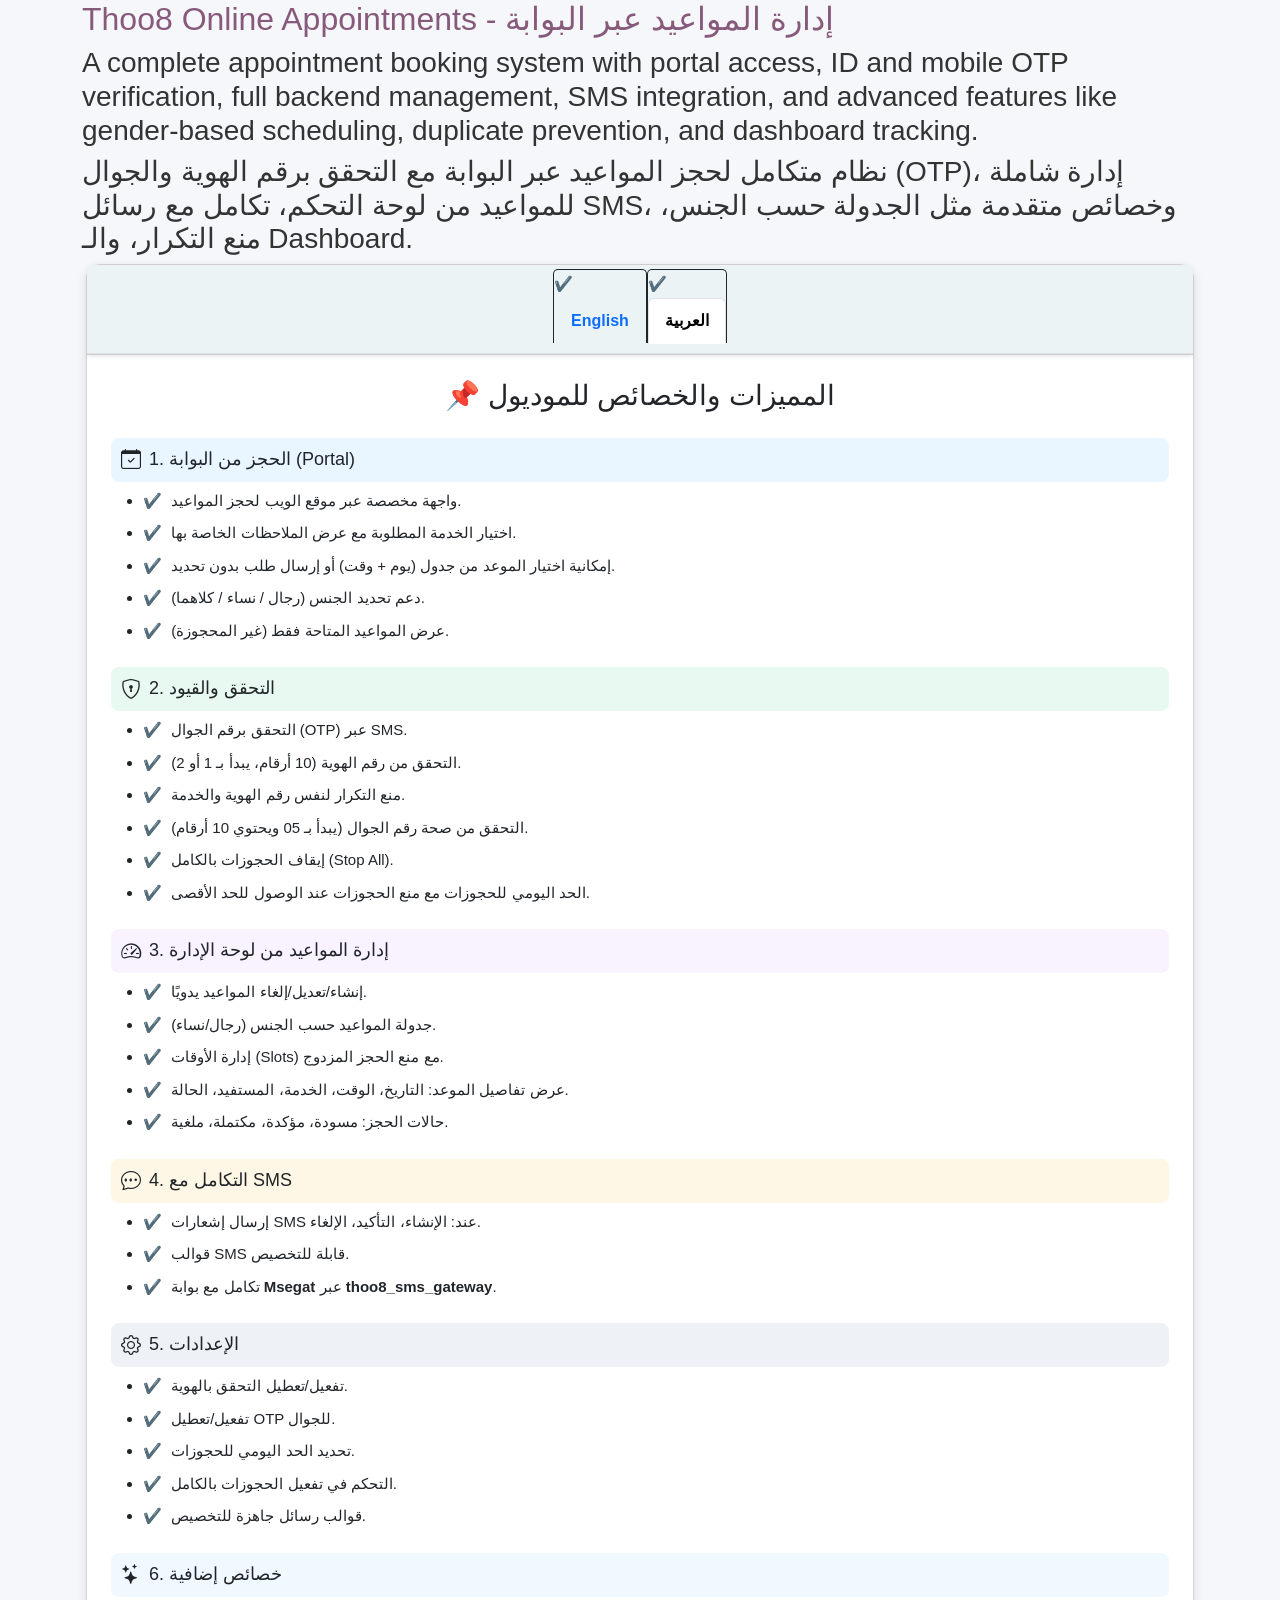
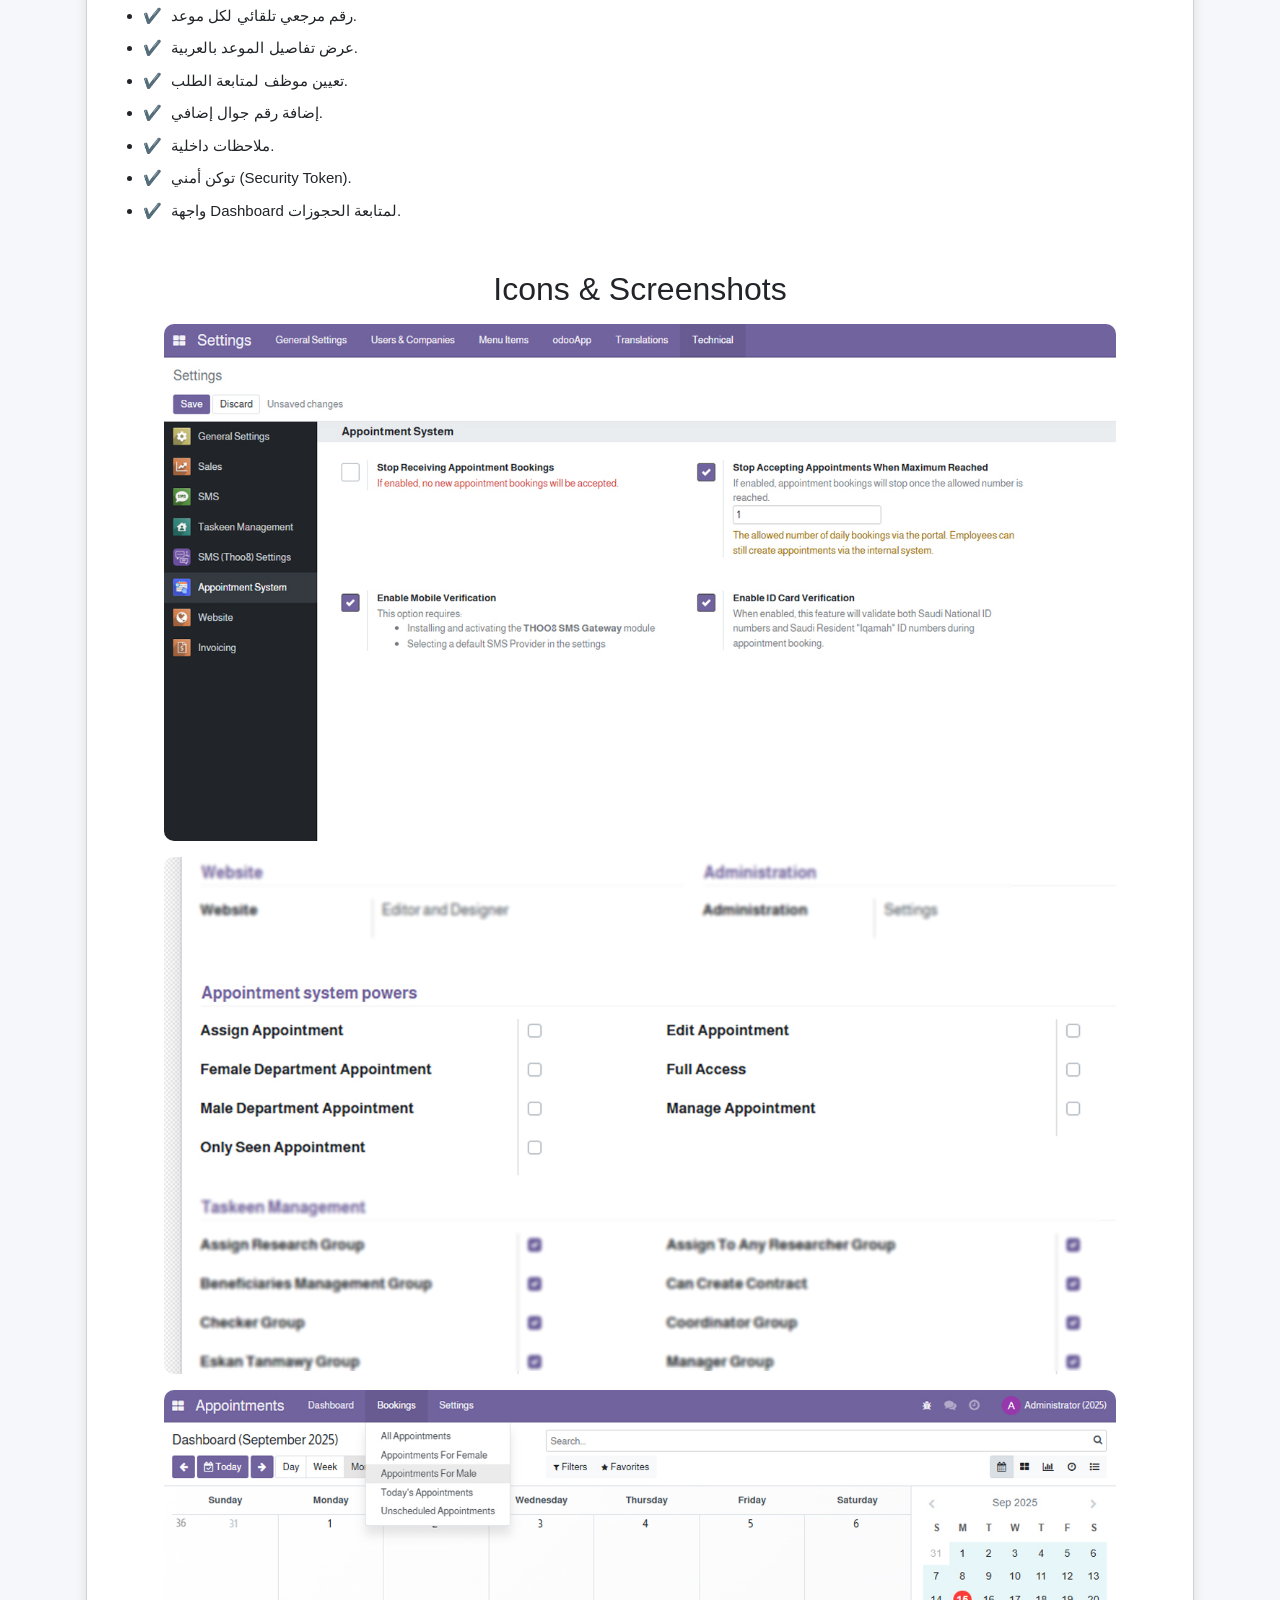
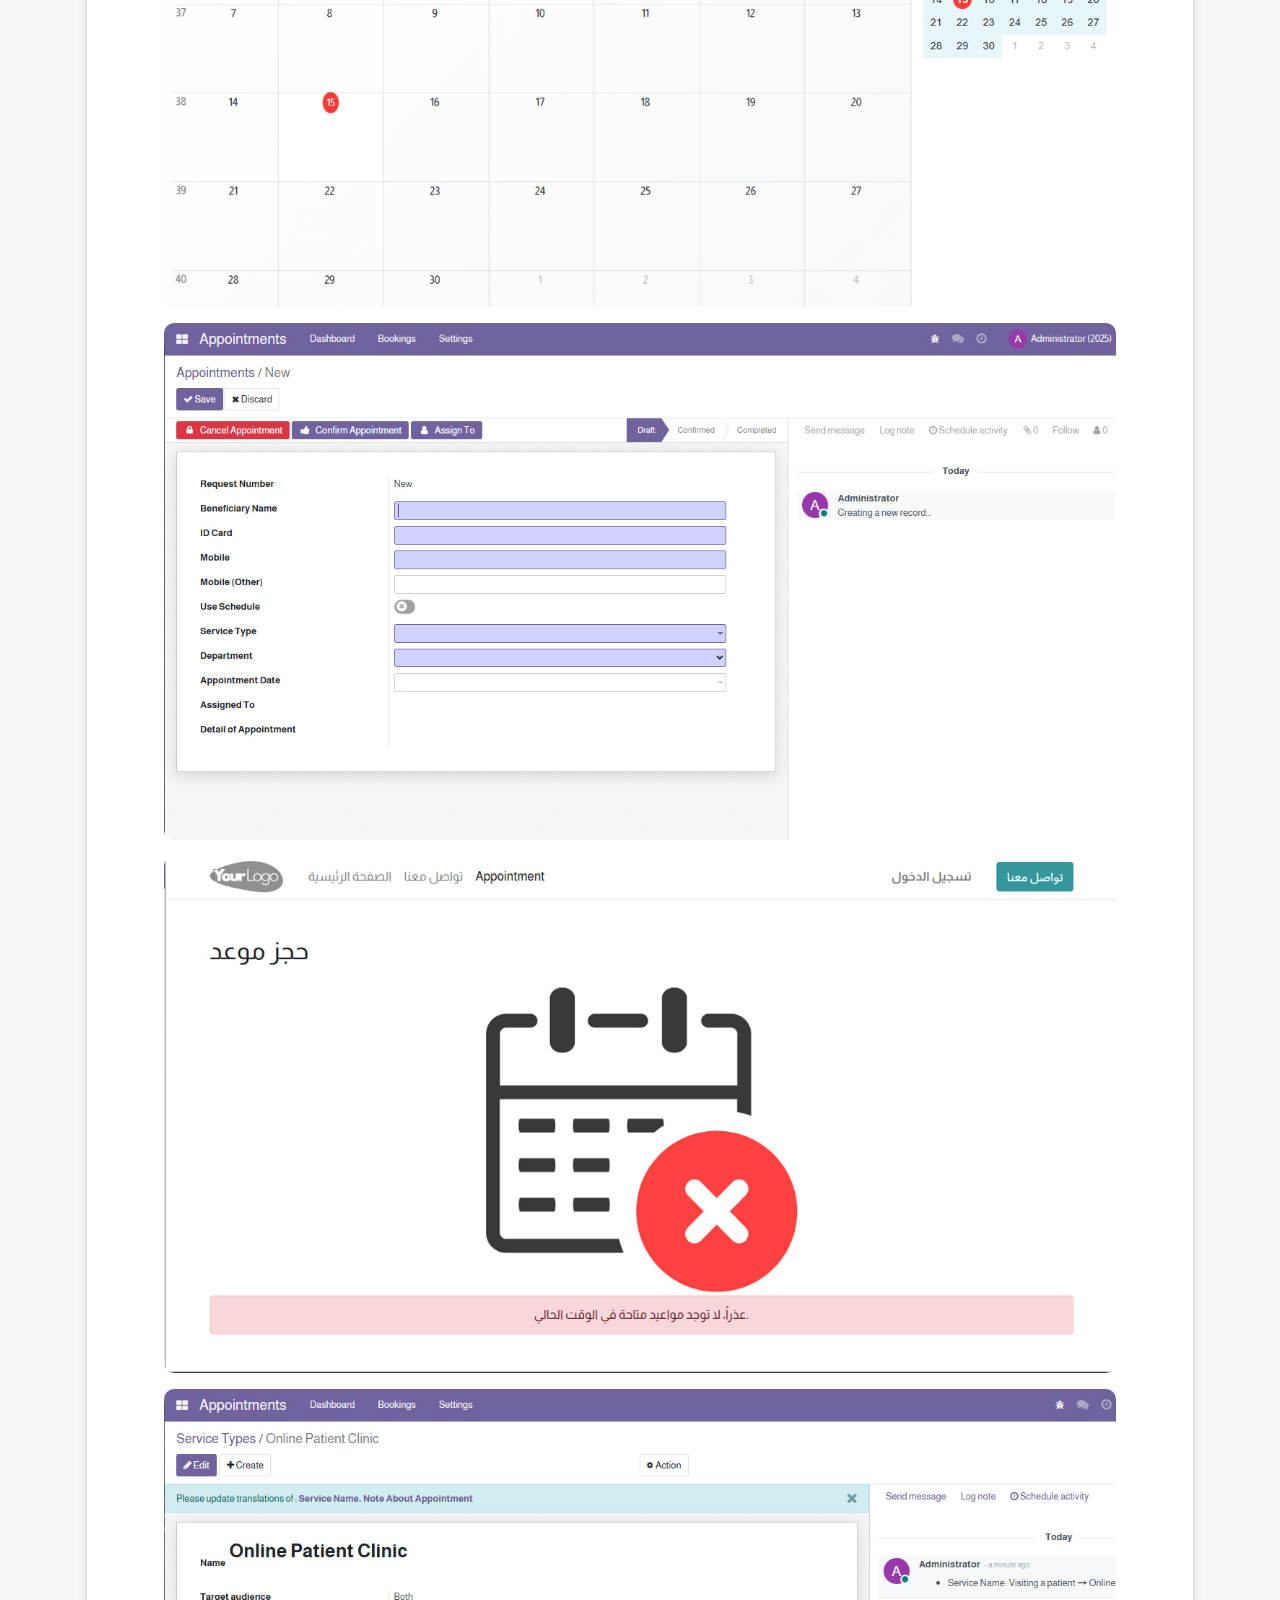
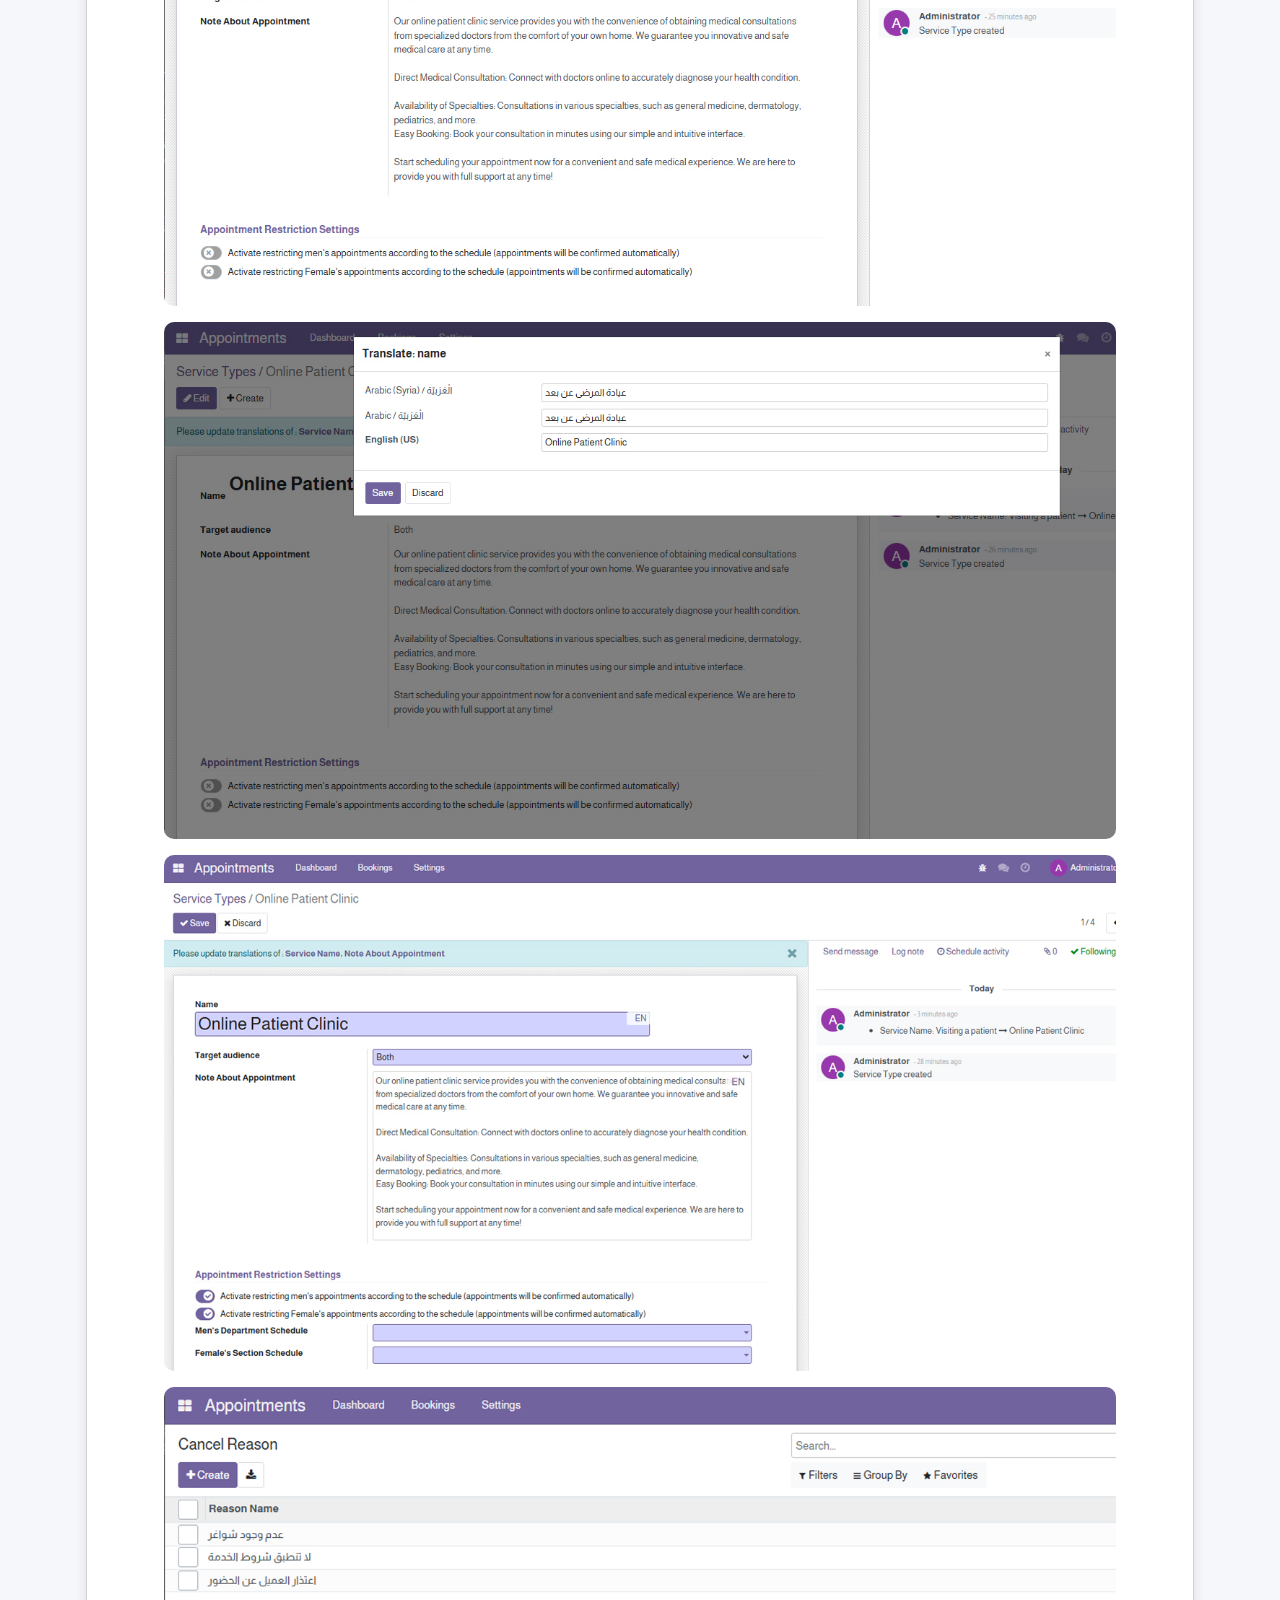
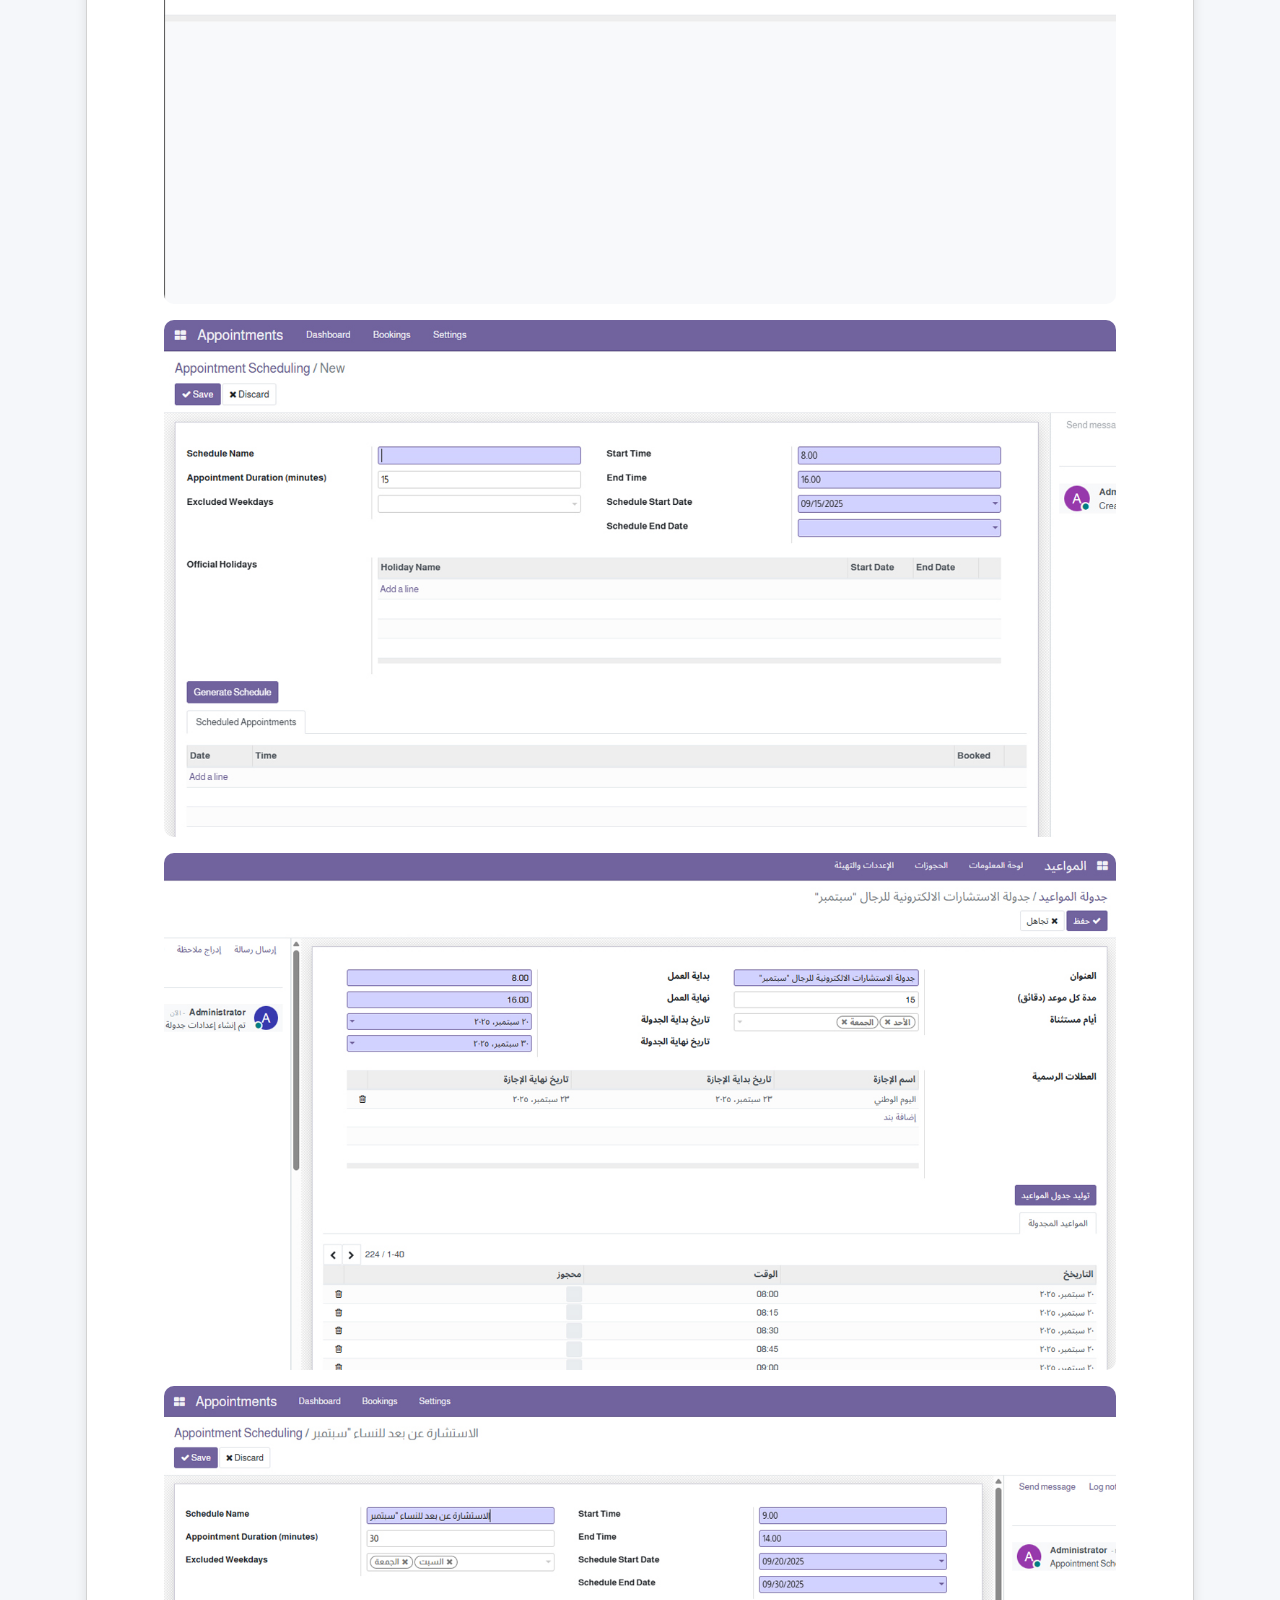
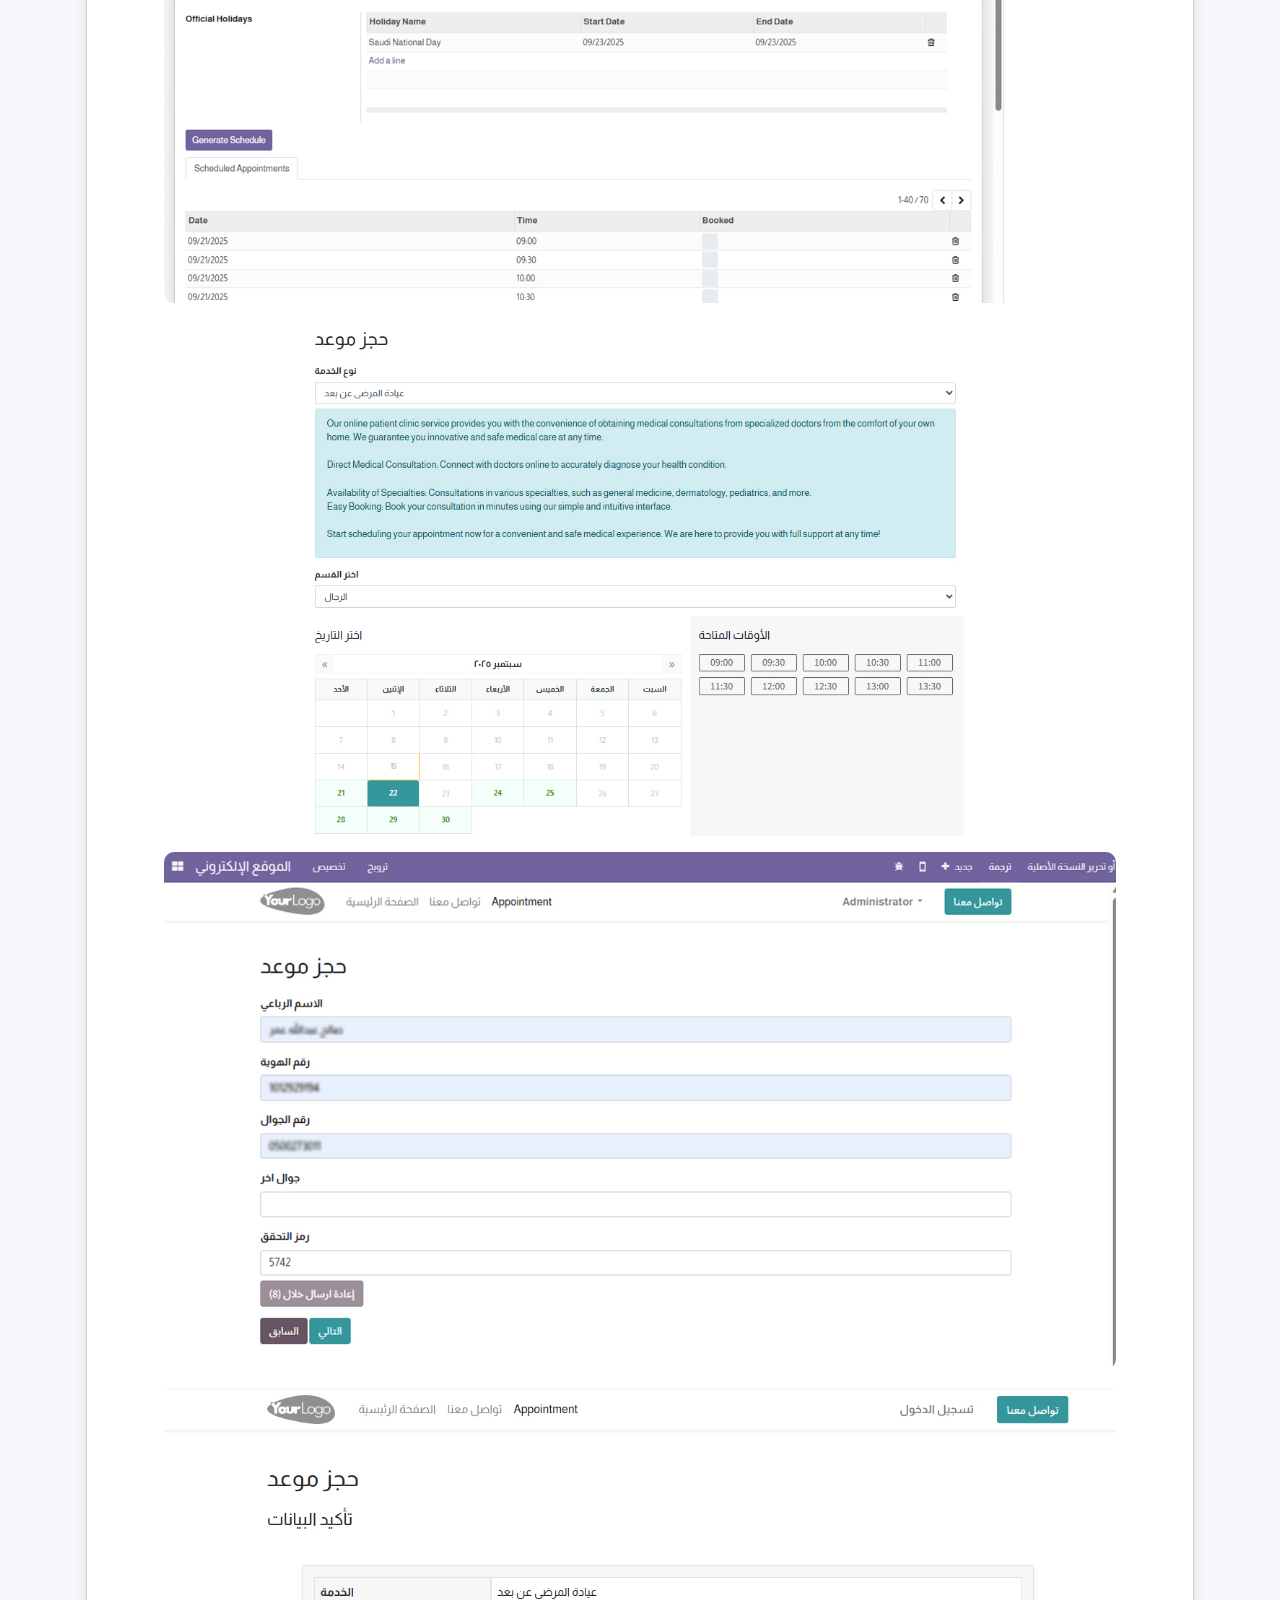
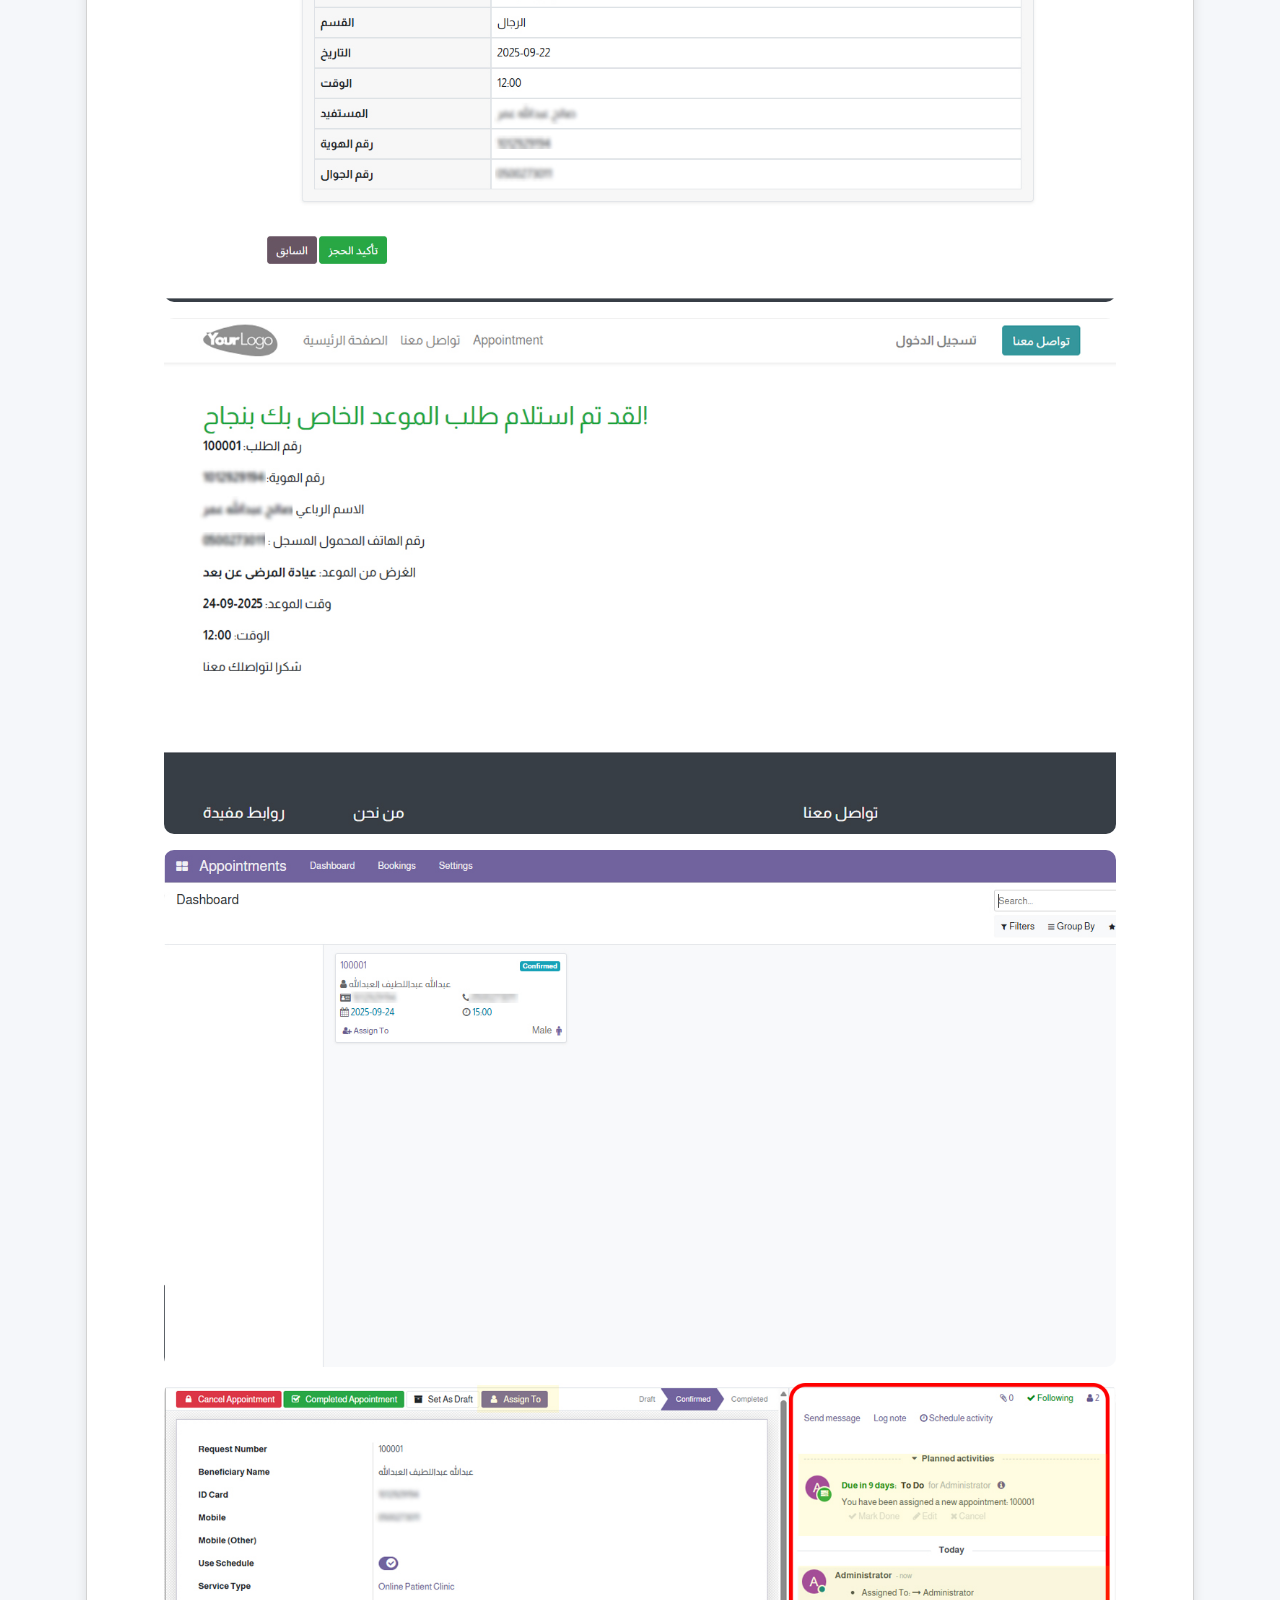
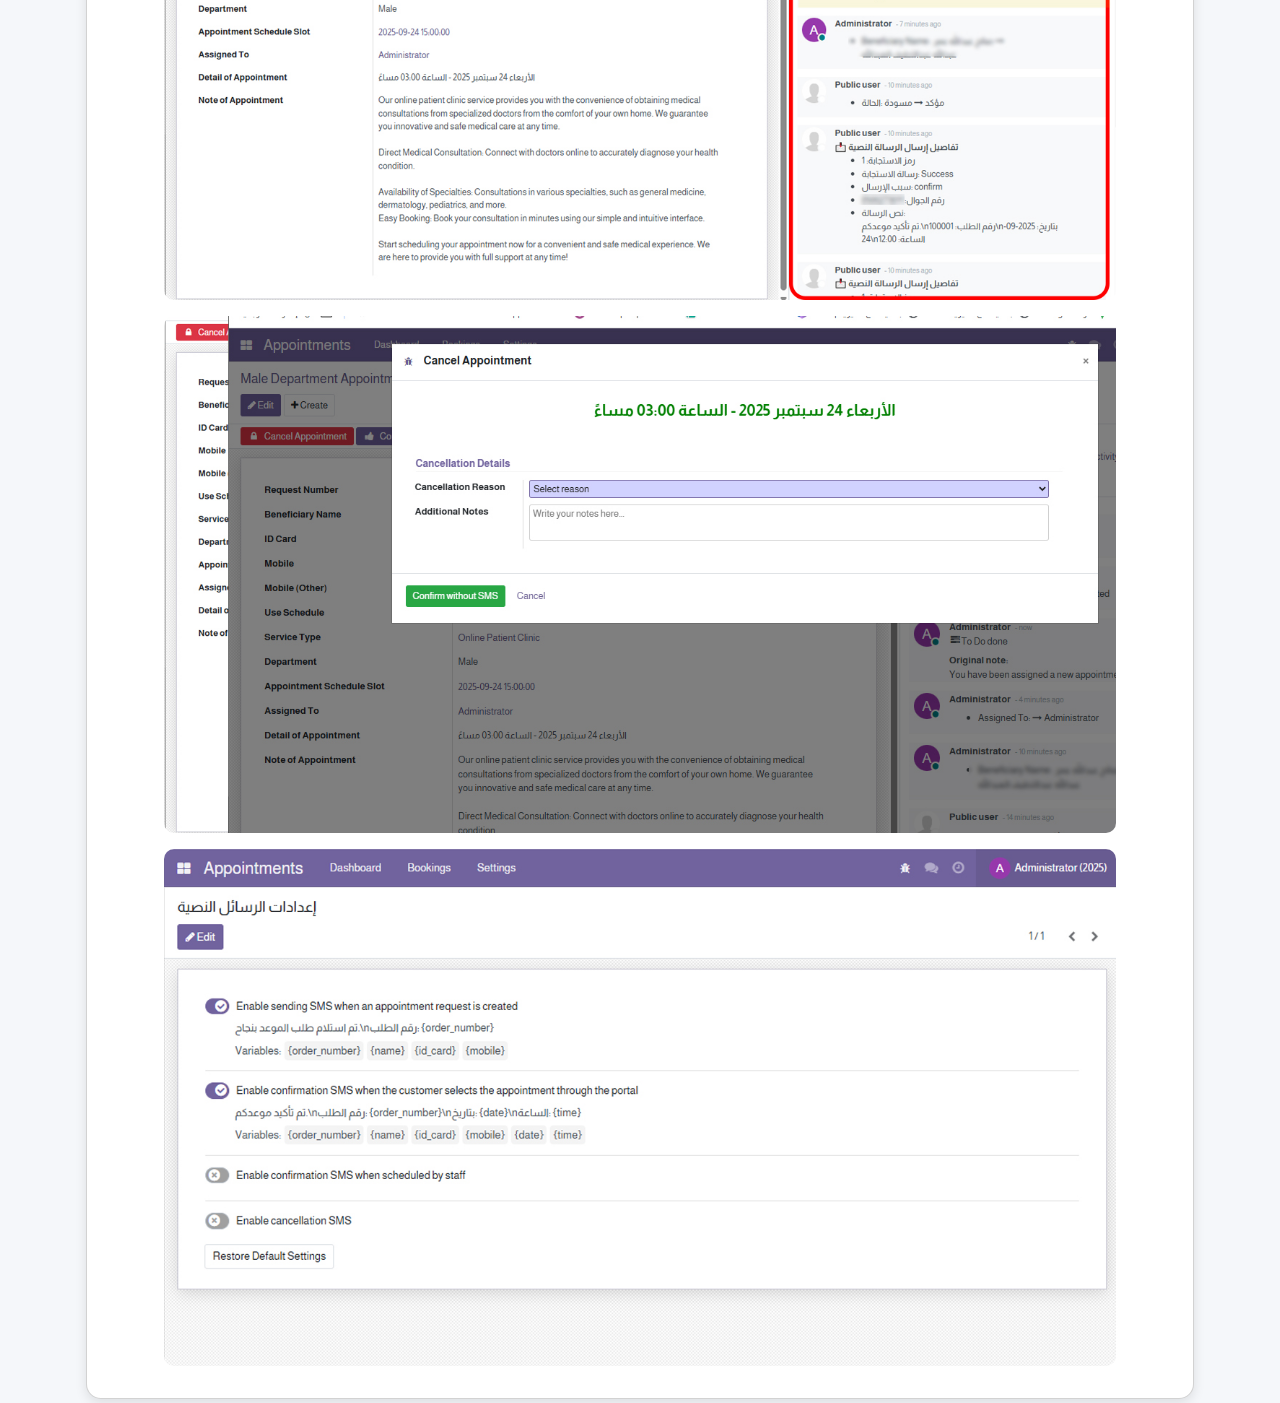
<file: thoo8_appointment/static/description/index.html>
<!DOCTYPE html>
<html lang="ar">
<head>
    <meta charset="UTF-8">
    <meta name="viewport" content="width=device-width, initial-scale=1.0">
    <title>Appointment Booking Module</title>
    <!-- Bootstrap 5 -->
    <link href="https://cdn.jsdelivr.net/npm/bootstrap@5.3.3/dist/css/bootstrap.min.css" rel="stylesheet">
    <!-- Bootstrap Icons -->
    <link href="https://cdn.jsdelivr.net/npm/bootstrap-icons/font/bootstrap-icons.css" rel="stylesheet">
    <style>
        body {
            font-family: "Tajawal", Arial, sans-serif;
            background-color: #f5f7fa;
            color: #333;
        }
        .card {
            border-radius: 15px;
            box-shadow: 0px 4px 12px rgba(0,0,0,0.1);
        }
        .card-header {
            border-radius: 15px 15px 0 0;
        }
        .nav-tabs .nav-link {
            font-weight: 600;
            font-size: 16px;
        }
        .tab-content {
            padding: 25px;
        }
        h5 {
            margin-top: 25px;
            padding: 10px;
            border-radius: 8px;
            font-size: 18px;
            display: flex;
            align-items: center;
            gap: 8px;
        }
        h5 i {
            font-size: 20px;
        }
        .section-booking { background-color: #e9f5ff; }
        .section-verification { background-color: #e8f9f1; }
        .section-backend { background-color: #f9f2ff; }
        .section-sms { background-color: #fff7e6; }
        .section-config { background-color: #eef2f7; }
        .section-extra { background-color: #f0f9ff; }

        ul li {
            margin-bottom: 10px;
            font-size: 15px;
        }
        ul li::before {
            content: "✔️ ";
            margin-right: 5px;
        }
    </style>
</head>
<body style="font-family: 'Tajawal', sans-serif;font-weight: 400;font-style: normal;">

    <div class="container oe_styling_v8 tajawal-regular">

        <section class="oe_container tajawal-regular" style="font-family: 'Tajawal', sans-serif;font-weight: 400;font-style: normal;">
            <div class="oe_row oe_spaced">
                <h2 class="oe_slogan" style="color:#875A7B;">Thoo8 Online Appointments -  إدارة المواعيد عبر البوابة</h2>
                <h3 class="oe_slogan">
                    A complete appointment booking system with portal access, ID and mobile OTP verification, full backend management, SMS integration, and advanced features like gender-based scheduling, duplicate prevention, and dashboard tracking.
                </h3>
                <h3 class="oe_slogan">
                    نظام متكامل لحجز المواعيد عبر البوابة مع التحقق برقم الهوية والجوال (OTP)، إدارة شاملة للمواعيد من لوحة التحكم، تكامل مع رسائل SMS، وخصائص متقدمة مثل الجدولة حسب الجنس، منع التكرار، والـ Dashboard.
                </h3>
            </div>
        </section>

        <section class="oe_spaced mw-100 card m-1 tajawal-regular" style="margin-top:20px; margin-bottom:20px">
            <div class="card-header shadow-sm p-0" style="font-weight:600; font-size:18px; line-height:28px; color:#333333">
                <ul class="nav nav-tabs justify-content-center pt-1" role="tablist" style="background-color:#EBF3F5">
                    <!-- زر النسخة الإنجليزية -->
                    <li class="nav-item border border-bottom-0 border-dark mr-2"
                        style="background-color:#EBF3F5; color:#333333; border-radius:5px 5px 0px 0px" role="presentation">
                        <span href="#english" class="nav-link" role="tab" aria-selected="true" data-bs-toggle="tab">
                            English
                        </span>
                    </li>
                    <!-- زر النسخة العربية -->
                    <li class="nav-item mr-1 border border-bottom-0 border-dark"
                        style="background-color:#EBF3F5; color:#333333; border-radius:5px 5px 0px 0px" role="presentation">
                        <span href="#arabic" class="nav-link active" role="tab" aria-selected="false" data-bs-toggle="tab" tabindex="-1">
                            العربية
                        </span>
                    </li>
                </ul>
            </div>

            <div class="card-body tab-content p-0" style="font-weight:400">
                <!-- Arabic Content -->
                <div class="tab-pane fade show active" id="arabic" role="tabpanel" aria-labelledby="arabic-tab">
                    <section class="p-4">
                        <h3 class="mb-3 text-center">📌 المميزات والخصائص للموديول</h3>

                        <h5 class="section-booking"><i class="bi bi-calendar-check"></i> 1. الحجز من البوابة (Portal)</h5>
                        <ul>
                            <li>واجهة مخصصة عبر موقع الويب لحجز المواعيد.</li>
                            <li>اختيار الخدمة المطلوبة مع عرض الملاحظات الخاصة بها.</li>
                            <li>إمكانية اختيار الموعد من جدول (يوم + وقت) أو إرسال طلب بدون تحديد.</li>
                            <li>دعم تحديد الجنس (رجال / نساء / كلاهما).</li>
                            <li>عرض المواعيد المتاحة فقط (غير المحجوزة).</li>
                        </ul>

                        <h5 class="section-verification"><i class="bi bi-shield-lock"></i> 2. التحقق والقيود</h5>
                        <ul>
                            <li>التحقق برقم الجوال (OTP) عبر SMS.</li>
                            <li>التحقق من رقم الهوية (10 أرقام، يبدأ بـ 1 أو 2).</li>
                            <li>منع التكرار لنفس رقم الهوية والخدمة.</li>
                            <li>التحقق من صحة رقم الجوال (يبدأ بـ 05 ويحتوي 10 أرقام).</li>
                            <li>إيقاف الحجوزات بالكامل (Stop All).</li>
                            <li>الحد اليومي للحجوزات مع منع الحجوزات عند الوصول للحد الأقصى.</li>
                        </ul>

                        <h5 class="section-backend"><i class="bi bi-speedometer2"></i> 3. إدارة المواعيد من لوحة الإدارة</h5>
                        <ul>
                            <li>إنشاء/تعديل/إلغاء المواعيد يدويًا.</li>
                            <li>جدولة المواعيد حسب الجنس (رجال/نساء).</li>
                            <li>إدارة الأوقات (Slots) مع منع الحجز المزدوج.</li>
                            <li>عرض تفاصيل الموعد: التاريخ، الوقت، الخدمة، المستفيد، الحالة.</li>
                            <li>حالات الحجز: مسودة، مؤكدة، مكتملة، ملغية.</li>
                        </ul>

                        <h5 class="section-sms"><i class="bi bi-chat-dots"></i> 4. التكامل مع SMS</h5>
                        <ul>
                            <li>إرسال إشعارات SMS عند: الإنشاء، التأكيد، الإلغاء.</li>
                            <li>قوالب SMS قابلة للتخصيص.</li>
                            <li>تكامل مع بوابة <strong>Msegat</strong> عبر <strong>thoo8_sms_gateway</strong>.</li>
                        </ul>

                        <h5 class="section-config"><i class="bi bi-gear"></i> 5. الإعدادات</h5>
                        <ul>
                            <li>تفعيل/تعطيل التحقق بالهوية.</li>
                            <li>تفعيل/تعطيل OTP للجوال.</li>
                            <li>تحديد الحد اليومي للحجوزات.</li>
                            <li>التحكم في تفعيل الحجوزات بالكامل.</li>
                            <li>قوالب رسائل جاهزة للتخصيص.</li>
                        </ul>

                        <h5 class="section-extra"><i class="bi bi-stars"></i> 6. خصائص إضافية</h5>
                        <ul>
                            <li>رقم مرجعي تلقائي لكل موعد.</li>
                            <li>عرض تفاصيل الموعد بالعربية.</li>
                            <li>تعيين موظف لمتابعة الطلب.</li>
                            <li>إضافة رقم جوال إضافي.</li>
                            <li>ملاحظات داخلية.</li>
                            <li>توكن أمني (Security Token).</li>
                            <li>واجهة Dashboard لمتابعة الحجوزات.</li>
                        </ul>
                        <div class="row align-items-center text-center mt-5">
                            <h2>Icons & Screenshots</h2>
                            <div class="">
                                <img src="screenshots/settings_01.jpg" style="margin:8px auto; width:90%; border-radius:10px 10px">
                                <img src="screenshots/settings_02.jpg" style="margin:8px auto; width:90%; border-radius:10px 10px">
                                <img src="screenshots/001.jpg" style="margin:8px auto; width:90%; border-radius:10px 10px">
                                <img src="screenshots/002.jpg" style="margin:8px auto; width:90%; border-radius:10px 10px">
                                <img src="screenshots/003.jpg" style="margin:8px auto; width:90%; border-radius:10px 10px">
                                <img src="screenshots/006.jpg" style="margin:8px auto; width:90%; border-radius:10px 10px">
                                <img src="screenshots/007.jpg" style="margin:8px auto; width:90%; border-radius:10px 10px">
                                <img src="screenshots/008.jpg" style="margin:8px auto; width:90%; border-radius:10px 10px">
                                <img src="screenshots/009.jpg" style="margin:8px auto; width:90%; border-radius:10px 10px">
                                <img src="screenshots/010.jpg" style="margin:8px auto; width:90%; border-radius:10px 10px">
                                <img src="screenshots/011.jpg" style="margin:8px auto; width:90%; border-radius:10px 10px">
                                <img src="screenshots/012.jpg" style="margin:8px auto; width:90%; border-radius:10px 10px">
                                <img src="screenshots/013.jpg" style="margin:8px auto; width:90%; border-radius:10px 10px">
                                <img src="screenshots/014.jpg" style="margin:8px auto; width:90%; border-radius:10px 10px">
                                <img src="screenshots/015.jpg" style="margin:8px auto; width:90%; border-radius:10px 10px">
                                <img src="screenshots/016.jpg" style="margin:8px auto; width:90%; border-radius:10px 10px">
                                <img src="screenshots/017.jpg" style="margin:8px auto; width:90%; border-radius:10px 10px">
                                <img src="screenshots/018.jpg" style="margin:8px auto; width:90%; border-radius:10px 10px">
                                <img src="screenshots/019.jpg" style="margin:8px auto; width:90%; border-radius:10px 10px">
                                <img src="screenshots/020.jpg" style="margin:8px auto; width:90%; border-radius:10px 10px">
                            </div>
                        </div>
                    </section>
                </div>

                <!-- المحتوى الإنجليزي -->
                <div class="tab-pane fade" id="english" role="tabpanel" aria-labelledby="english-tab">
                    <section class="p-4">

                        <h3 class="mb-3 text-center">📌 Module Features</h3>

                        <h5 class="section-booking"><i class="bi bi-calendar-check"></i> 1. Portal Booking</h5>
                        <ul>
                            <li>Dedicated web portal for appointment booking.</li>
                            <li>Service selection with dynamic notes display.</li>
                            <li>Choose from schedule (day + time) or request without selection.</li>
                            <li>Support for gender-based services (Male / Female / Both).</li>
                            <li>Only available slots are shown.</li>
                        </ul>

                        <h5 class="section-verification"><i class="bi bi-shield-lock"></i> 2. Verification & Restrictions</h5>
                        <ul>
                            <li>Mobile verification (OTP) via SMS.</li>
                            <li>National ID verification (10 digits starting with 1 or 2).</li>
                            <li>Duplicate prevention for same ID and service.</li>
                            <li>Validates mobile format (starts with 05, 10 digits).</li>
                            <li>Stop All: disable bookings globally.</li>
                            <li>Daily booking limit with prevention after max is reached.</li>
                        </ul>

                        <h5 class="section-backend"><i class="bi bi-speedometer2"></i> 3. Backend Management</h5>
                        <ul>
                            <li>Create, edit, or cancel appointments manually.</li>
                            <li>Gender-based scheduling (Male / Female tables).</li>
                            <li>Slot management with prevention of double booking.</li>
                            <li>Appointment details: date, time, service, beneficiary, status.</li>
                            <li>Status options: Draft, Confirmed, Completed, Canceled.</li>
                        </ul>

                        <h5 class="section-sms"><i class="bi bi-chat-dots"></i> 4. SMS Integration</h5>
                        <ul>
                            <li>SMS notifications for: creation, confirmation, cancellation.</li>
                            <li>Customizable SMS templates.</li>
                            <li>Integration with <strong>Msegat</strong> via <strong>thoo8_sms_gateway</strong>.</li>
                        </ul>

                        <h5 class="section-config"><i class="bi bi-gear"></i> 5. Configuration</h5>
                        <ul>
                            <li>Enable/Disable National ID check.</li>
                            <li>Enable/Disable OTP verification.</li>
                            <li>Set daily booking limits.</li>
                            <li>Global control to stop bookings.</li>
                            <li>Predefined customizable SMS templates.</li>
                        </ul>

                        <h5 class="section-extra"><i class="bi bi-stars"></i> 6. Extra Features</h5>
                        <ul>
                            <li>Auto reference number via Sequence.</li>
                            <li>Localized date & time in Arabic format.</li>
                            <li>Assign staff (Assigned To) for follow-up.</li>
                            <li>Support for an extra mobile number.</li>
                            <li>Internal notes.</li>
                            <li>Security Token validation.</li>
                            <li>Dashboard for monitoring appointments.</li>
                        </ul>
                        <div class="row align-items-center text-center mt-5">
                            <h2>Icons & Screenshots</h2>
                            <div class="">
                                <img src="screenshots/settings_01.jpg" style="margin:8px auto; width:90%; border-radius:10px 10px">
                                <img src="screenshots/settings_02.jpg" style="margin:8px auto; width:90%; border-radius:10px 10px">
                                <img src="screenshots/001.jpg" style="margin:8px auto; width:90%; border-radius:10px 10px">
                                <img src="screenshots/002.jpg" style="margin:8px auto; width:90%; border-radius:10px 10px">
                                <img src="screenshots/003.jpg" style="margin:8px auto; width:90%; border-radius:10px 10px">
                                <img src="screenshots/006.jpg" style="margin:8px auto; width:90%; border-radius:10px 10px">
                                <img src="screenshots/007.jpg" style="margin:8px auto; width:90%; border-radius:10px 10px">
                                <img src="screenshots/008.jpg" style="margin:8px auto; width:90%; border-radius:10px 10px">
                                <img src="screenshots/009.jpg" style="margin:8px auto; width:90%; border-radius:10px 10px">
                                <img src="screenshots/010.jpg" style="margin:8px auto; width:90%; border-radius:10px 10px">
                                <img src="screenshots/011.jpg" style="margin:8px auto; width:90%; border-radius:10px 10px">
                                <img src="screenshots/012.jpg" style="margin:8px auto; width:90%; border-radius:10px 10px">
                                <img src="screenshots/013.jpg" style="margin:8px auto; width:90%; border-radius:10px 10px">
                                <img src="screenshots/014.jpg" style="margin:8px auto; width:90%; border-radius:10px 10px">
                                <img src="screenshots/015.jpg" style="margin:8px auto; width:90%; border-radius:10px 10px">
                                <img src="screenshots/016.jpg" style="margin:8px auto; width:90%; border-radius:10px 10px">
                                <img src="screenshots/017.jpg" style="margin:8px auto; width:90%; border-radius:10px 10px">
                                <img src="screenshots/018.jpg" style="margin:8px auto; width:90%; border-radius:10px 10px">
                                <img src="screenshots/019.jpg" style="margin:8px auto; width:90%; border-radius:10px 10px">
                                <img src="screenshots/020.jpg" style="margin:8px auto; width:90%; border-radius:10px 10px">
                            </div>
                        </div>
                    </section>
                </div>
            </div>
        </section>
    </div>

<!-- Bootstrap Bundle -->
<script src="https://cdn.jsdelivr.net/npm/bootstrap@5.3.3/dist/js/bootstrap.bundle.min.js"></script>
</body>
</html>
</file>
